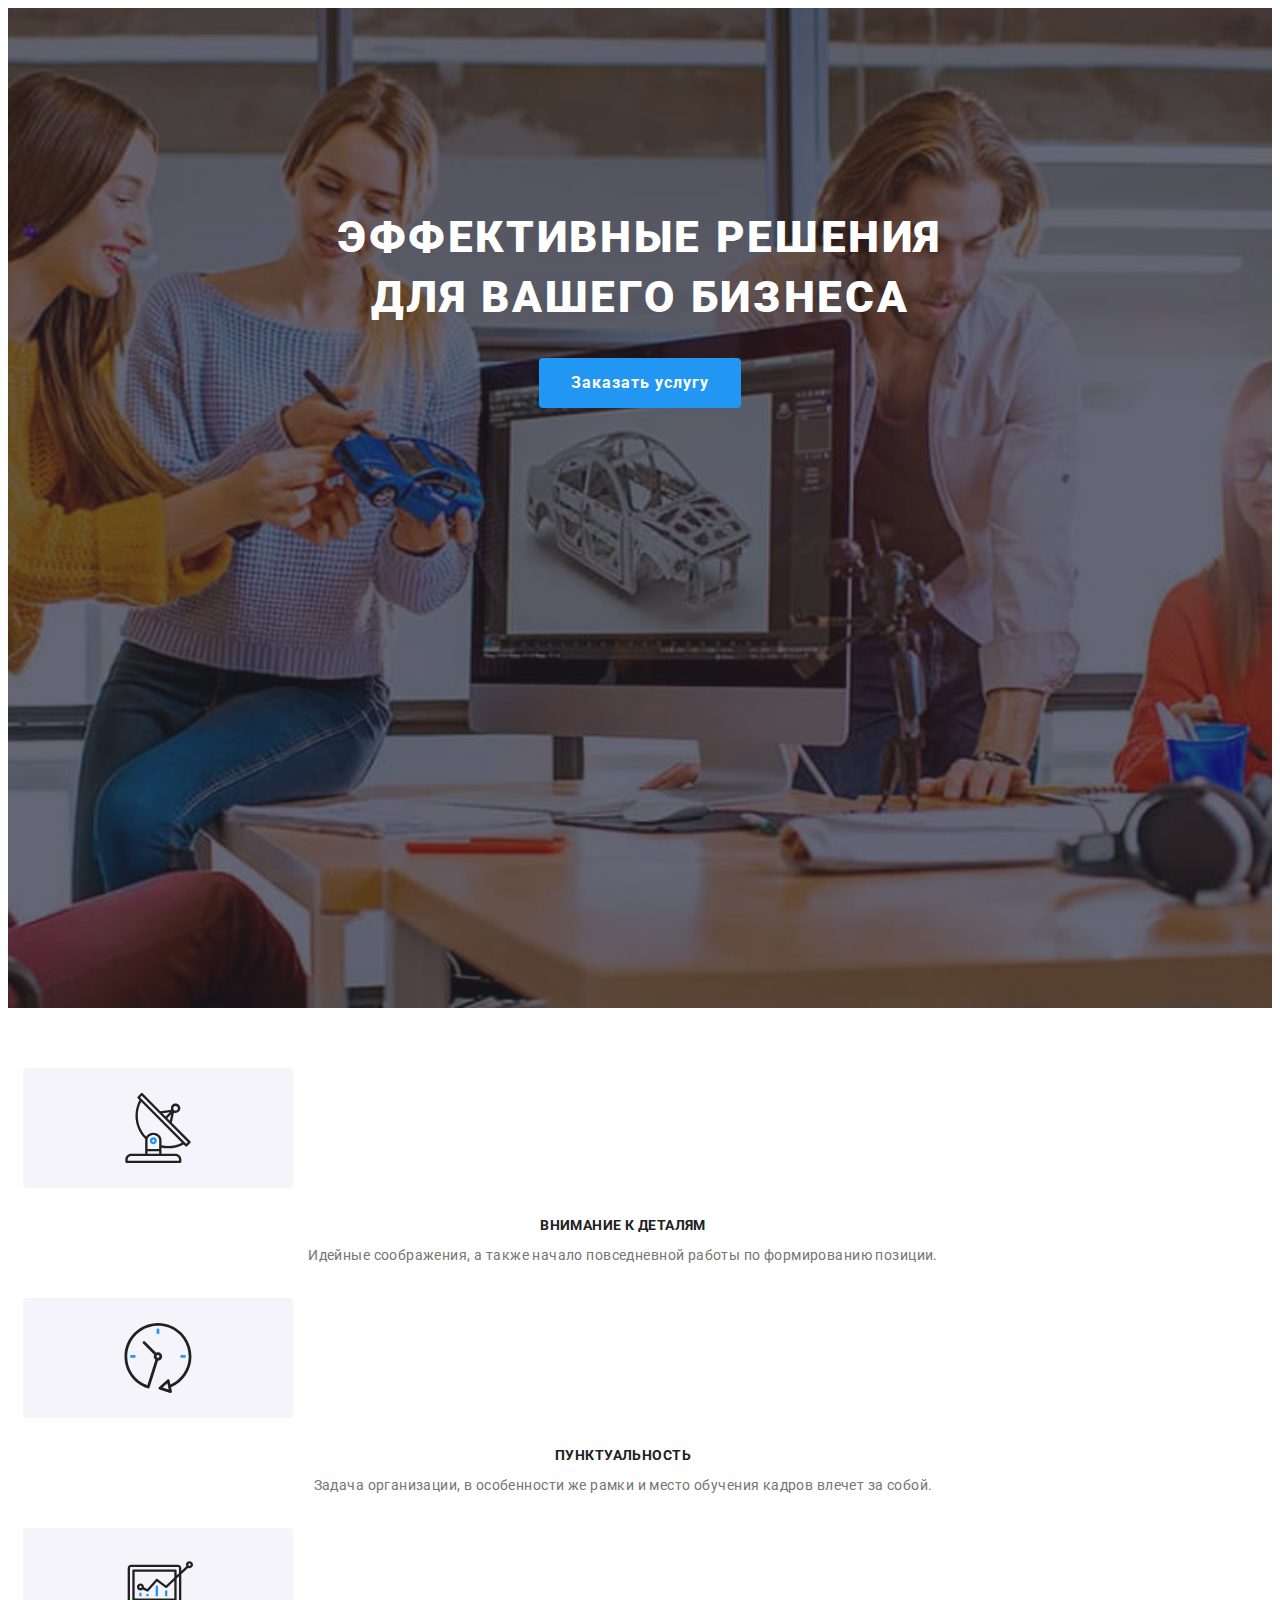
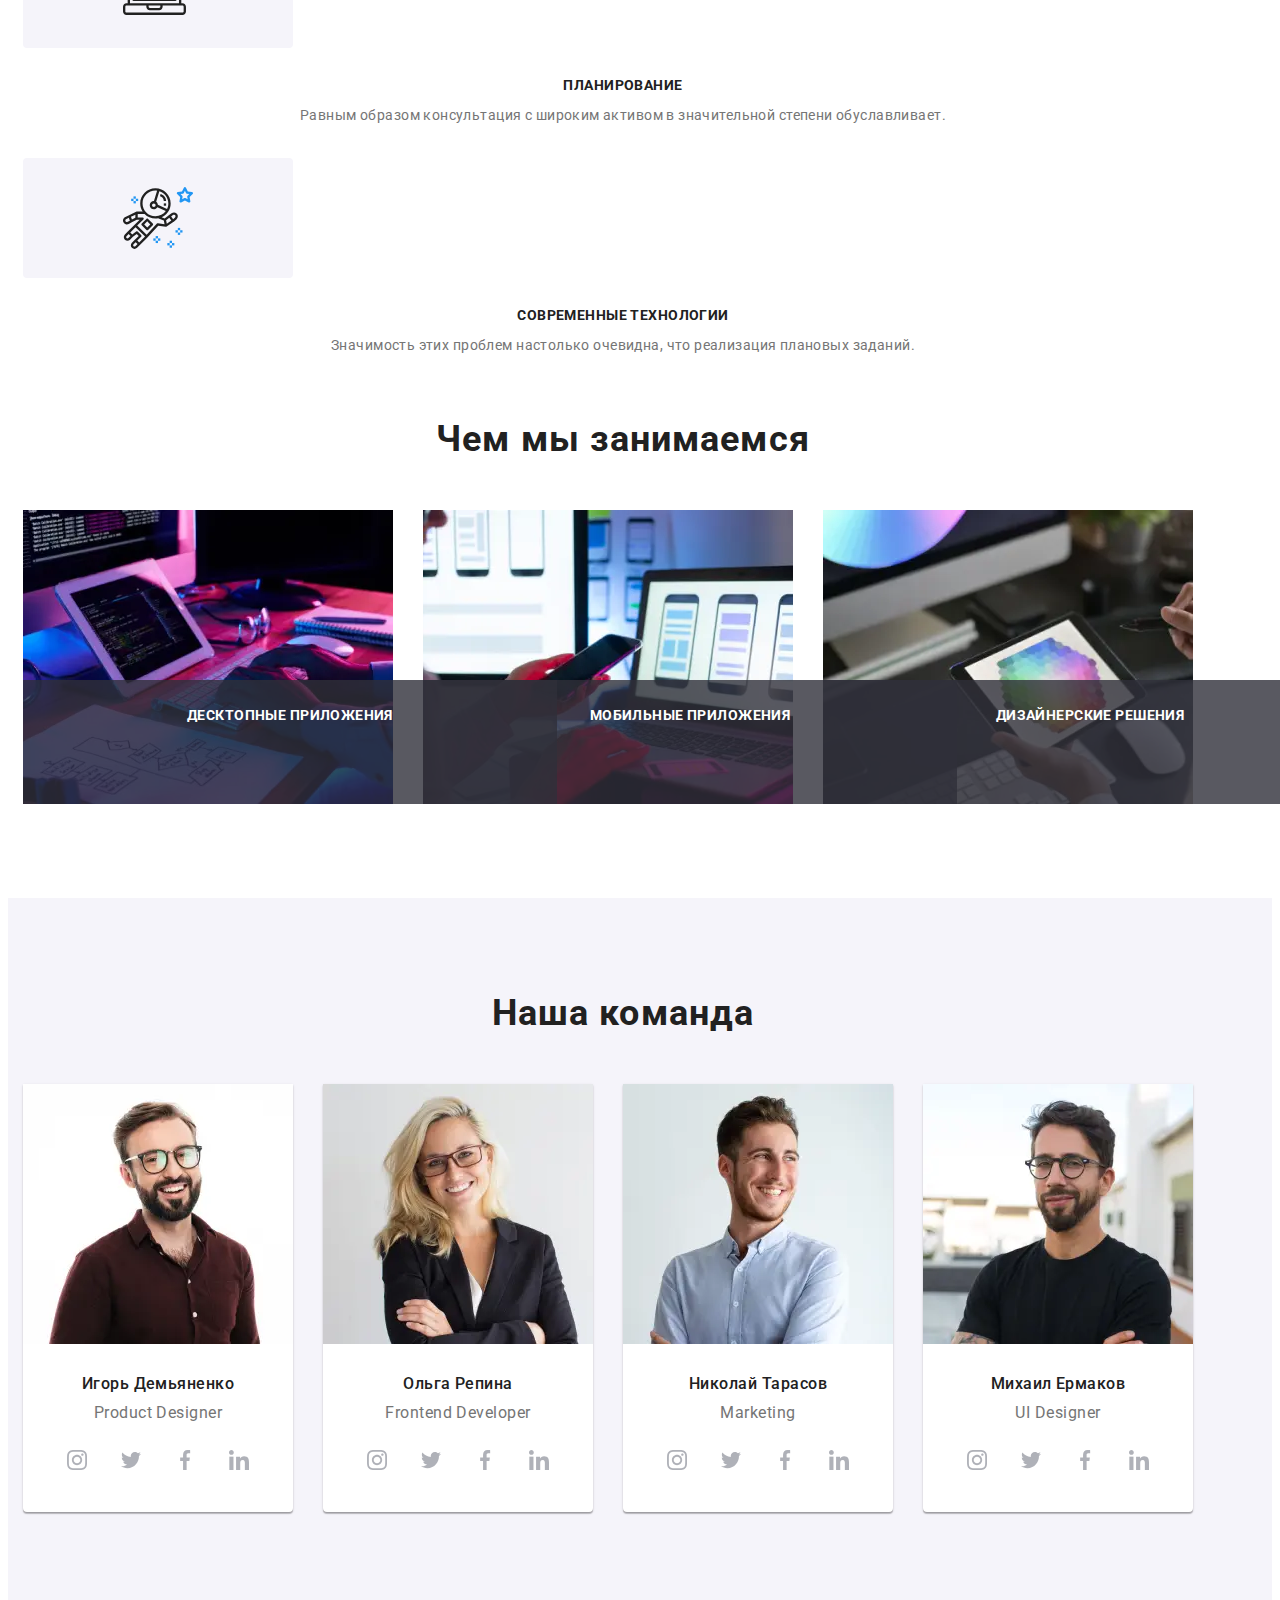
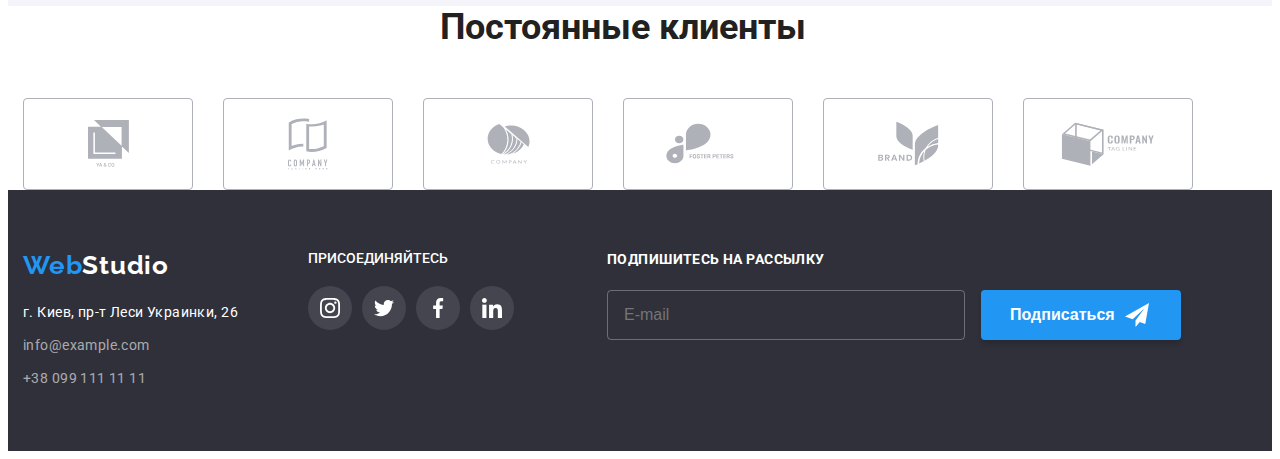
<file: index.html>
<!DOCTYPE html>
<html lang="ru">
  <head>
    <meta charset="UTF-8" />
    <meta http-equiv="X-UA-Compatible" content="IE=edge" />
    <meta name="viewport" content="width=device-width, initial-scale=1.0" />
    <title>WebStudio</title>
    <link rel="preconnect" href="https://fonts.gstatic.com" />
    <link
      href="https://fonts.googleapis.com/css2?family=Raleway:wght@700&family=Roboto:wght@400;500;700;900&display=swap"
      rel="stylesheet"
    />
    <link
      rel="stylesheet"
      href="https://cdnjs.cloudflare.com/ajax/libs/modern-normalize/1.1.0/modern-normalize.min.css"
      integrity="sha512-wpPYUAdjBVSE4KJnH1VR1HeZfpl1ub8YT/NKx4PuQ5NmX2tKuGu6U/JRp5y+Y8XG2tV+wKQpNHVUX03MfMFn9Q=="
      crossorigin="anonymous"
      referrerpolicy="no-referrer"
    />
    <link
      rel="stylesheet"
      href="https://cdnjs.cloudflare.com/ajax/libs/animate.css/4.1.1/animate.min.css"
    />
    <link rel="stylesheet" href="./css/main.min.css" />
  </head>
  <body>
    <!--HEADER-->
    <!--  <header class="header">
      <div class="container header-container">
        <nav class="navigation">
          <a href="./" class="logo header__logo animate__pulse">
            <span class="header-web">Web</span>Studio</a
          >
          <ul class="menu">
            <li class="menu__item">
              <a href="index.html" class="menu__link current">Студия </a>
            </li>
            <li class="menu__item">
              <a href="./portfolio.html" class="menu__link">Портфолио</a>
            </li>
            <li class="menu__item">
              <a href="#address" class="menu__link">Контакты</a>
            </li>
          </ul>
        </nav>
        <button class="burger-btn" data-menu-open>
          <svg class="burger-btn__icon">
            <use href="./images/icons.svg#burger-icon"></use>
          </svg>
        </button>
        <ul class="contact-list">
          <li class="contact__email">
            <a class="email" href="mailto:info@devstudio.com">
              <svg class="contact__email-icon" width="16" height="12">
                <use href="./images/sprite.svg#icon-envelope"></use>
              </svg>
              info@devstudio.com
            </a>
          </li>
          <li class="contact__tel">
            <a class="tel" href="tel:+380961111111">
              <svg class="contact__tel-icon" width="10" height="16">
                <use href="./images/sprite.svg#icon-smartphone"></use>
              </svg>
              +38 096 111 11 11</a
            >
          </li>
        </ul>
      </div>
      <div class="mobile-menu" data-menu>
        <div class="container mobile-menu_container">
          <button class="close-btn mobile-menu__close-btn" data-menu-close>
            <svg class="close-btn__icon">
              <use href="./images/sprite.svg#icon-vector"></use>
            </svg>
          </button>
          <ul class="nav-list">
            <li class="nav-list__item">
              <a href="" class="nav-list__link">Студия</a>
            </li>
            <li class="nav-list__item">
              <a href="" class="nav-list__link">Портфолио</a>
            </li>
            <li class="nav-list__item">
              <a href="" class="nav-list__link">Контакты</a>
            </li>
          </ul>
        </div>
      </div>
    </header> -->
    <!--MAIN-->
    <main>
      <section class="hero">
        <div class="container-hero">
          <h1 class="hero-title">
            Эффективные решения <br />
            для вашего бизнеса
          </h1>
          <button type="button" class="hero-button" data-modal-open>
            Заказать услугу
          </button>
        </div>
      </section>

      <!--FEATURES-->
      <section class="section__features">
        <div class="container">
          <h2 hidden class="section-title">Особенности нашей работы</h2>
          <ul class="nature">
            <li class="section__nature">
              <div class="icon__wrapper">
                <svg class="features-icon" width="70" height="70">
                  <use href="./images/sprite.svg#icon-antenna"></use>
                </svg>
              </div>
              <h3 class="features__item">Внимание к деталям</h3>
              <p class="features__text">
                Идейные соображения, а также начало повседневной работы по
                формированию позиции.
              </p>
            </li>
            <li class="section__nature">
              <div class="icon__wrapper">
                <svg class="features-icon" width="70" height="70">
                  <use href="./images/sprite.svg#icon-cloc-1"></use>
                </svg>
              </div>
              <h3 class="features__item">Пунктуальность</h3>
              <p class="features__text">
                Задача организации, в особенности же рамки и место обучения
                кадров влечет за собой.
              </p>
            </li>
            <li class="section__nature">
              <div class="icon__wrapper">
                <svg class="features-icon" width="70" height="70">
                  <use href="./images/sprite.svg#icon-diagram-1"></use>
                </svg>
              </div>
              <h3 class="features__item">Планирование</h3>
              <p class="features__text">
                Равным образом консультация с широким активом в значительной
                степени обуславливает.
              </p>
            </li>
            <li class="section__nature">
              <div class="icon__wrapper">
                <svg class="features-icon" width="70" height="70">
                  <use href="./images/sprite.svg#icon-astronaut"></use>
                </svg>
              </div>
              <h3 class="features__item">Современные технологии</h3>
              <p class="features__text">
                Значимость этих проблем настолько очевидна, что реализация
                плановых заданий.
              </p>
            </li>
          </ul>
        </div>
      </section>
      <!--OUR WORKS-->
      <section class="section-works">
        <div class="container">
          <h2 class="section__title">Чем мы занимаемся</h2>
          <ul class="our-works">
            <li class="our-works__items">
              <picture>
                <source
                  media="(min-width :1200px)"
                  srcset="
                    ./images/desktop/box.webp    1x,
                    ./images/desktop/box@2x.webp 2x
                  "
                  type="image/webp"
                />
                <source
                  media="(min-width :1200px)"
                  srcset="
                    ./images/desktop/box1.jpg   1x,
                    ./images/desktop/box@2x.jpg 2x
                  "
                />
                <img src="#" alt="Фото гаджетов" />
              </picture>

              <div class="works__item">
                <p class="works__text">Десктопные приложения</p>
              </div>
            </li>

            <li class="our-works__items">
              <picture>
                <source
                  media="(min-width :1200px)"
                  srcset="
                    ./images/desktop/box2.webp    1x,
                    ./images/desktop/box2@2x.webp 2x
                  "
                  type="image/webp"
                />
                <source
                  media="(min-width :1200px)"
                  srcset="
                    ./images/desktop/box2.jpg    1x,
                    ./images/desktop/box2@2x.jpg 2x
                  "
                />
                <img src="#" alt="Фото гаджетов" />
              </picture>

              <div class="works__item">
                <p class="works__text">Мобильные приложения</p>
              </div>
            </li>

            <li class="our-works__items">
              <picture>
                <source
                  media="(min-width :1200px)"
                  srcset="
                    ./images/desktop/box3.webp    1x,
                    ./images/desktop/box3@2x.webp 2x
                  "
                  type="image/webp"
                />
                <source
                  media="(min-width :1200px)"
                  srcset="
                    ./images/desktop/box3.jpg    1x,
                    ./images/desktop/box3@2x.jpg 2x
                  "
                />
                <img src="#" alt="Фото гаджетов" />
              </picture>

              <div class="works__item">
                <p class="works__text">Дизайнерские решения</p>
              </div>
            </li>
          </ul>
        </div>
      </section>

      <!--OUR TEAM-->
      <section class="section-team section">
        <div class="container">
          <h2 class="section-title">Наша команда</h2>
          <ul class="members">
            <li class="members-item">
              <picture>
                <source
                  media="(min-width: 1200px)"
                  srcset="
                    ./images/desktop/img.webp    1x,
                    ./images/desktop/img@2x.webp 2x
                  "
                  type="image/webp"
                />
                <source
                  media="(min-width: 1200px)"
                  srcset="
                    ./images/desktop/img.jpg    1x,
                    ./images/desktop/img@2x.jpg 2x
                  "
                />
                <source
                  media="(min-width: 768px)"
                  srcset="
                    ./images/tablet/img.webp    1x,
                    ./images/tablet/img@2x.webp 2x
                  "
                  type="image/webp"
                />
                <source
                  media="(min-width: 768px)"
                  srcset="
                    ./images/tablet/img.jpg    1x,
                    ./images/tablet/img@2x.jpg 2x
                  "
                />
                <source
                  media="(min-width: 480px)"
                  srcset="
                    ./images/mobile/img.webp    1x,
                    ./images/mobile/img@2x.webp 2x
                  "
                  type="image/webp"
                />
                <source
                  media="(min-width: 480px)"
                  srcset="
                    ./images/mobile/img.jpg    1x,
                    ./images/mobile/img@2x.jpg 2x
                  "
                />
                <img src="./images/mobile/img.jpg" alt="Фото мужчины" />
              </picture>

              <div class="team-list">
                <h3 class="team-members">Игорь Демьяненко</h3>
                <p class="team-post">Product Designer</p>
                <ul class="social-list list">
                  <li class="social-list-item">
                    <a href="" class="social-list-link">
                      <svg class="social-list-icon" width="20" height="20">
                        <use href="./images/sprite.svg#icon-instagram"></use>
                      </svg>
                    </a>
                  </li>
                  <li class="social-list-item">
                    <a href="" class="social-list-link">
                      <svg class="social-list-icon" width="20" height="20">
                        <use href="./images/sprite.svg#icon-twitter"></use>
                      </svg>
                    </a>
                  </li>
                  <li class="social-list-item">
                    <a href="" class="social-list-link">
                      <svg class="social-list-icon" width="20" height="20">
                        <use href="./images/sprite.svg#icon-facebook"></use>
                      </svg>
                    </a>
                  </li>
                  <li class="social-list-item">
                    <a href="" class="social-list-link">
                      <svg class="social-list-icon" width="20" height="20">
                        <use href="./images/sprite.svg#icon-linkedin"></use>
                      </svg>
                    </a>
                  </li>
                </ul>
              </div>
            </li>
            <li class="members-item">
              <picture>
                <source
                  media="(min-width: 1200px)"
                  srcset="
                    ./images/desktop/img1.webp    1x,
                    ./images/desktop/img1@2x.webp 2x
                  "
                  type="image/webp"
                />
                <source
                  media="(min-width: 1200px)"
                  srcset="
                    ./images/desktop/img1.jpg    1x,
                    ./images/desktop/img1@2x.jpg 2x
                  "
                />
                <source
                  media="(min-width: 768px)"
                  srcset="
                    ./images/tablet/img1.webp    1x,
                    ./images/tablet/img1@2x.webp 2x
                  "
                  type="image/webp"
                />

                <source
                  media="(min-width: 768px)"
                  srcset="
                    ./images/tablet/img1.jpg    1x,
                    ./images/tablet/img1@2x.jpg 2x
                  "
                />

                <source
                  media="(min-width: 480px)"
                  srcset="
                    ./images/mobile/img1.webp 1x,
                    ./images/mobile/img1.webp 2x
                  "
                  type="image/webp"
                />
                <source
                  media="(min-width: 480px)"
                  srcset="
                    ./images/mobile/img1.jpg    1x,
                    ./images/mobile/img1@2x.jpg 2x
                  "
                />

                <img src="./images/mobile/img1.jpg" alt="Фото женщины" />
              </picture>

              <div class="team-list">
                <h3 class="team-members">Ольга Репина</h3>
                <p class="team-post">Frontend Developer</p>
                <ul class="social-list list">
                  <li class="social-list-item">
                    <a href="" class="social-list-link">
                      <svg class="social-list-icon" width="20" height="20">
                        <use href="./images/sprite.svg#icon-instagram"></use>
                      </svg>
                    </a>
                  </li>
                  <li class="social-list-item">
                    <a href="" class="social-list-link">
                      <svg class="social-list-icon" width="20" height="20">
                        <use href="./images/sprite.svg#icon-twitter"></use>
                      </svg>
                    </a>
                  </li>
                  <li class="social-list-item">
                    <a href="" class="social-list-link">
                      <svg class="social-list-icon" width="20" height="20">
                        <use href="./images/sprite.svg#icon-facebook"></use>
                      </svg>
                    </a>
                  </li>
                  <li class="social-list-item">
                    <a href="" class="social-list-link">
                      <svg class="social-list-icon" width="20" height="20">
                        <use href="./images/sprite.svg#icon-linkedin"></use>
                      </svg>
                    </a>
                  </li>
                </ul>
              </div>
            </li>
            <li class="members-item">
              <picture>
                <source
                  media="(min-width: 1200px)"
                  srcset="
                    ./images/desktop/img2.webp    1x,
                    ./images/desktop/img2@2x.webp 2x
                  "
                  type="image/webp"
                />
                <source
                  media="(min-width: 1200px)"
                  srcset="
                    ./images/desktop/img2.jpg    1x,
                    ./images/desktop/img2@2x.jpg 2x
                  "
                />
                <source
                  media="(min-width: 768px)"
                  srcset="
                    ./images/tablet/img2.webp    1x,
                    ./images/tablet/img2@2x.webp 2x
                  "
                  type="image/webp"
                />

                <source
                  media="(min-width: 768px)"
                  srcset="
                    ./images/tablet/img2.jpg    1x,
                    ./images/tablet/img2@2x.jpg 2x
                  "
                />

                <source
                  media="(min-width: 480px)"
                  srcset="
                    ./images/mobile/img2.webp 1x,
                    ./images/mobile/img2.webp 2x
                  "
                  type="image/webp"
                />
                <source
                  media="(min-width: 480px)"
                  srcset="
                    ./images/mobile/img2.jpg    1x,
                    ./images/mobile/img2@2x.jpg 2x
                  "
                />

                <img src="./images/mobile/img2.jpg" alt="Фото мужчины" />
              </picture>

              <div class="team-list">
                <h3 class="team-members">Николай Тарасов</h3>
                <p class="team-post">Marketing</p>
                <ul class="social-list list">
                  <li class="social-list-item">
                    <a href="" class="social-list-link">
                      <svg class="social-list-icon" width="20" height="20">
                        <use href="./images/sprite.svg#icon-instagram"></use>
                      </svg>
                    </a>
                  </li>
                  <li class="social-list-item">
                    <a href="" class="social-list-link">
                      <svg class="social-list-icon" width="20" height="20">
                        <use href="./images/sprite.svg#icon-twitter"></use>
                      </svg>
                    </a>
                  </li>
                  <li class="social-list-item">
                    <a href="" class="social-list-link">
                      <svg class="social-list-icon" width="20" height="20">
                        <use href="./images/sprite.svg#icon-facebook"></use>
                      </svg>
                    </a>
                  </li>
                  <li class="social-list-item">
                    <a href="" class="social-list-link">
                      <svg class="social-list-icon" width="20" height="20">
                        <use href="./images/sprite.svg#icon-linkedin"></use>
                      </svg>
                    </a>
                  </li>
                </ul>
              </div>
            </li>
            <li class="members-item">
              <picture>
                <source
                  media="(min-width: 1200px)"
                  srcset="
                    ./images/desktop/img3.webp    1x,
                    ./images/desktop/img3@2x.webp 2x
                  "
                  type="image/webp"
                />
                <source
                  media="(min-width: 1200px)"
                  srcset="
                    ./images/desktop/img3.jpg    1x,
                    ./images/desktop/img3@2x.jpg 2x
                  "
                />
                <source
                  media="(min-width: 768px)"
                  srcset="
                    ./images/tablet/img3.webp    1x,
                    ./images/tablet/img3@2x.webp 2x
                  "
                  type="image/webp"
                />

                <source
                  media="(min-width: 768px)"
                  srcset="
                    ./images/tablet/img3.jpg    1x,
                    ./images/tablet/img3@2x.jpg 2x
                  "
                />

                <source
                  media="(min-width: 480px)"
                  srcset="
                    ./images/mobile/img3.webp 1x,
                    ./images/mobile/img3.webp 2x
                  "
                  type="image/webp"
                />
                <source
                  media="(min-width: 480px)"
                  srcset="
                    ./images/mobile/img3.jpg    1x,
                    ./images/mobile/img3@2x.jpg 2x
                  "
                />
                <img src="./images/mobile/img3.jpg" alt="Фото мужчины" />
              </picture>

              <div class="team-list">
                <h3 class="team-members">Михаил Ермаков</h3>
                <p class="team-post">UI Designer</p>
                <ul class="social-list list">
                  <li class="social-list-item">
                    <a href="" class="social-list-link">
                      <svg class="social-list-icon" width="20px" height="20px">
                        <use href="./images/sprite.svg#icon-instagram"></use>
                      </svg>
                    </a>
                  </li>
                  <li class="social-list-item">
                    <a href="" class="social-list-link">
                      <svg class="social-list-icon" width="20px" height="20px">
                        <use href="./images/sprite.svg#icon-twitter"></use>
                      </svg>
                    </a>
                  </li>
                  <li class="social-list-item">
                    <a href="" class="social-list-link">
                      <svg class="social-list-icon" width="20px" height="20px">
                        <use href="./images/sprite.svg#icon-facebook"></use>
                      </svg>
                    </a>
                  </li>
                  <li class="social-list-item">
                    <a href="" class="social-list-link">
                      <svg class="social-list-icon" width="20px" height="20px">
                        <use href="./images/sprite.svg#icon-linkedin"></use>
                      </svg>
                    </a>
                  </li>
                </ul>
              </div>
            </li>
          </ul>
        </div>
      </section>

      <!--CLIENTS-->
      <section class="section">
        <div class="container">
          <h2 class="regular-clients-title">Постоянные клиенты</h2>
          <ul class="regular-clients-list">
            <li class="clients-list">
              <a class="clients-icon" href="">
                <svg class="client-icon" width="41px" height="47px">
                  <use href="./images/sprite.svg#icon-client-1"></use>
                </svg>
              </a>
            </li>
            <li class="clients-list">
              <a class="clients-icon" href="">
                <svg class="client-icon" width="40px" height="52px">
                  <use href="./images/sprite.svg#icon-client-2"></use>
                </svg>
              </a>
            </li>
            <li class="clients-list">
              <a class="clients-icon" href="">
                <svg class="client-icon" width="43px" height="41px">
                  <use href="./images/sprite.svg#icon-client-3"></use>
                </svg>
              </a>
            </li>
            <li class="clients-list">
              <a class="clients-icon" href="">
                <svg class="client-icon" width="84px" height="41px">
                  <use href="./images/sprite.svg#icon-client-4"></use>
                </svg>
              </a>
            </li>
            <li class="clients-list">
              <a class="clients-icon" href="">
                <svg class="client-icon" width="63px" height="45px">
                  <use href="./images/sprite.svg#icon-client-5"></use>
                </svg>
              </a>
            </li>
            <li class="clients-list">
              <a class="clients-icon" href="">
                <svg class="client-icon" width="94px" height="44px">
                  <use href="./images/sprite.svg#icon-client-6"></use>
                </svg>
              </a>
            </li>
          </ul>
        </div>
      </section>
    </main>
    <!--FOOTER-->
    <footer class="footer">
      <div class="container footer-container">
        <div class="footer-wrapper">
          <div class="footer-adress-wrapper">
            <a href="./" class="footer-logo"
              ><span class="footer-web">Web</span>Studio</a
            >
            <address id="address" class="contact-address">
              г. Киев, пр-т Леси Украинки, 26
            </address>
            <ul class="footer-contacts">
              <li class="footer-contacts-link">info@example.com</li>
              <li class="footer-contacts-link">+38 099 111 11 11</li>
            </ul>
          </div>
          <div class="footer-socials">
            <h2 class="socials-footer-title">присоединяйтесь</h2>
            <ul class="socials-footer-lists">
              <li class="socials-list-item">
                <a class="socials-footer-icons" href="#">
                  <svg class="social-icon-footer" width="20px" height="20px">
                    <use href="./images/sprite.svg#icon-instagram"></use>
                  </svg>
                </a>
              </li>
              <li class="socials-item">
                <a class="socials-footer-icons" href="#">
                  <svg class="social-icon-footer" width="20px" height="20px">
                    <use href="./images/sprite.svg#icon-twitter"></use>
                  </svg>
                </a>
              </li>
              <li class="socials-item">
                <a class="socials-footer-icons" href="#">
                  <svg class="social-icon-footer" width="20px" height="20px">
                    <use href="./images/sprite.svg#icon-facebook"></use>
                  </svg>
                </a>
              </li>
              <li class="socials-item">
                <a class="socials-footer-icons" href="#">
                  <svg class="social-icon-footer" width="20px" height="20px">
                    <use href="./images/sprite.svg#icon-linkedin"></use>
                  </svg>
                </a>
              </li>
            </ul>
          </div>
          <div class="footer-subscribe">
            <p class="subscribe-title" id="subscribe-title-id">
              Подпишитесь на рассылку
            </p>
            <form class="subscribe-form" id="subscribe-form-id"></form>
            <input
              type="text"
              name="email"
              class="subscribe-email"
              id="subscribe-email"
              placeholder="E-mail"
              required
            />
            <button class="subscribe-btn" type="submit" id="submit-btn-id">
              Подписаться
              <svg
                class="icon-send"
                aria-hidden="true"
                width="24px"
                height="24px"
              >
                <use href="./images/icons.svg#icon-icon-send"></use>
              </svg>
            </button>
          </div>
        </div>
      </div>
    </footer>

    <div class="backdrop is-hidden" data-modal>
      <div class="modal">
        <button type="button" class="close-btn" data-modal-close>
          <svg width="11" height="11">
            <use href="./images/sprite.svg#icon-vector"></use>
          </svg>
        </button>
        <!--FORM-->
        <form action="#" class="modal-form">
          <p class="modal-form-head">Оставьте свои данные, мы вам перезвоним</p>

          <div class="modal-form-wrapper">
            <label class="modal-form-field"> Имя</label>
            <div class="modal-icon-box">
              <input
                type="text"
                class="modal-form-input"
                name="user-name"
                minlength="2"
                pattern="[a-zA-Zа-яёА-ЯЁ]+"
                title="Имя должно содержать символы кирилицы или латиницы"
                required
              />
              <svg class="modal-form-icon" width="18" height="18">
                <use href="./images/icons.svg#icon-person-black"></use>
              </svg>
            </div>
          </div>
          <div class="modal-form-wrapper">
            <label class="modal-form-field"> Телефон</label>
            <div class="modal-icon-box">
              <input
                type="tel"
                class="modal-form-input"
                name="user-phone"
                pattern="[0-9]{3}-[0-9]{3}-[0-9]{2}-[0-9]{2}"
                title="096-000-00-00"
                required
              />
              <svg class="modal-form-icon" width="18" height="18">
                <use href="./images/icons.svg#icon-phone-black"></use>
              </svg>
            </div>
          </div>
          <div class="modal-form-wrapper">
            <label class="modal-form-field"> Почта</label>
            <div class="modal-icon-box">
              <input
                type="email"
                class="modal-form-input"
                name="user-email"
                required
              />
              <svg class="modal-form-icon" width="18" height="18">
                <use href="./images/icons.svg#icon-email-black"></use>
              </svg>
            </div>
          </div>
          <label class="modal-form-field"> Комментарий</label>
          <textarea
            name="user-message"
            class="modal-form-message"
            placeholder="Введите текст"
          ></textarea>

          <input
            type="checkbox"
            name="agreement"
            class="modal-form-checkbox visually-hidden"
            id="accept-policy"
          />
          <label for="accept-policy" class="modal-form-checkbox-label"
            >Соглашаюсь с рассылкой и принимаю&nbsp;
            <a href="#" class="modal-form-label-link"> Условия договора</a>
          </label>
          <button type="submit" class="modal-btn">Отправить</button>
        </form>
      </div>
    </div>

    <script src="./js/modal.js"></script>
    <script src="./js/menu.js"></script>
  </body>
</html>
</file>
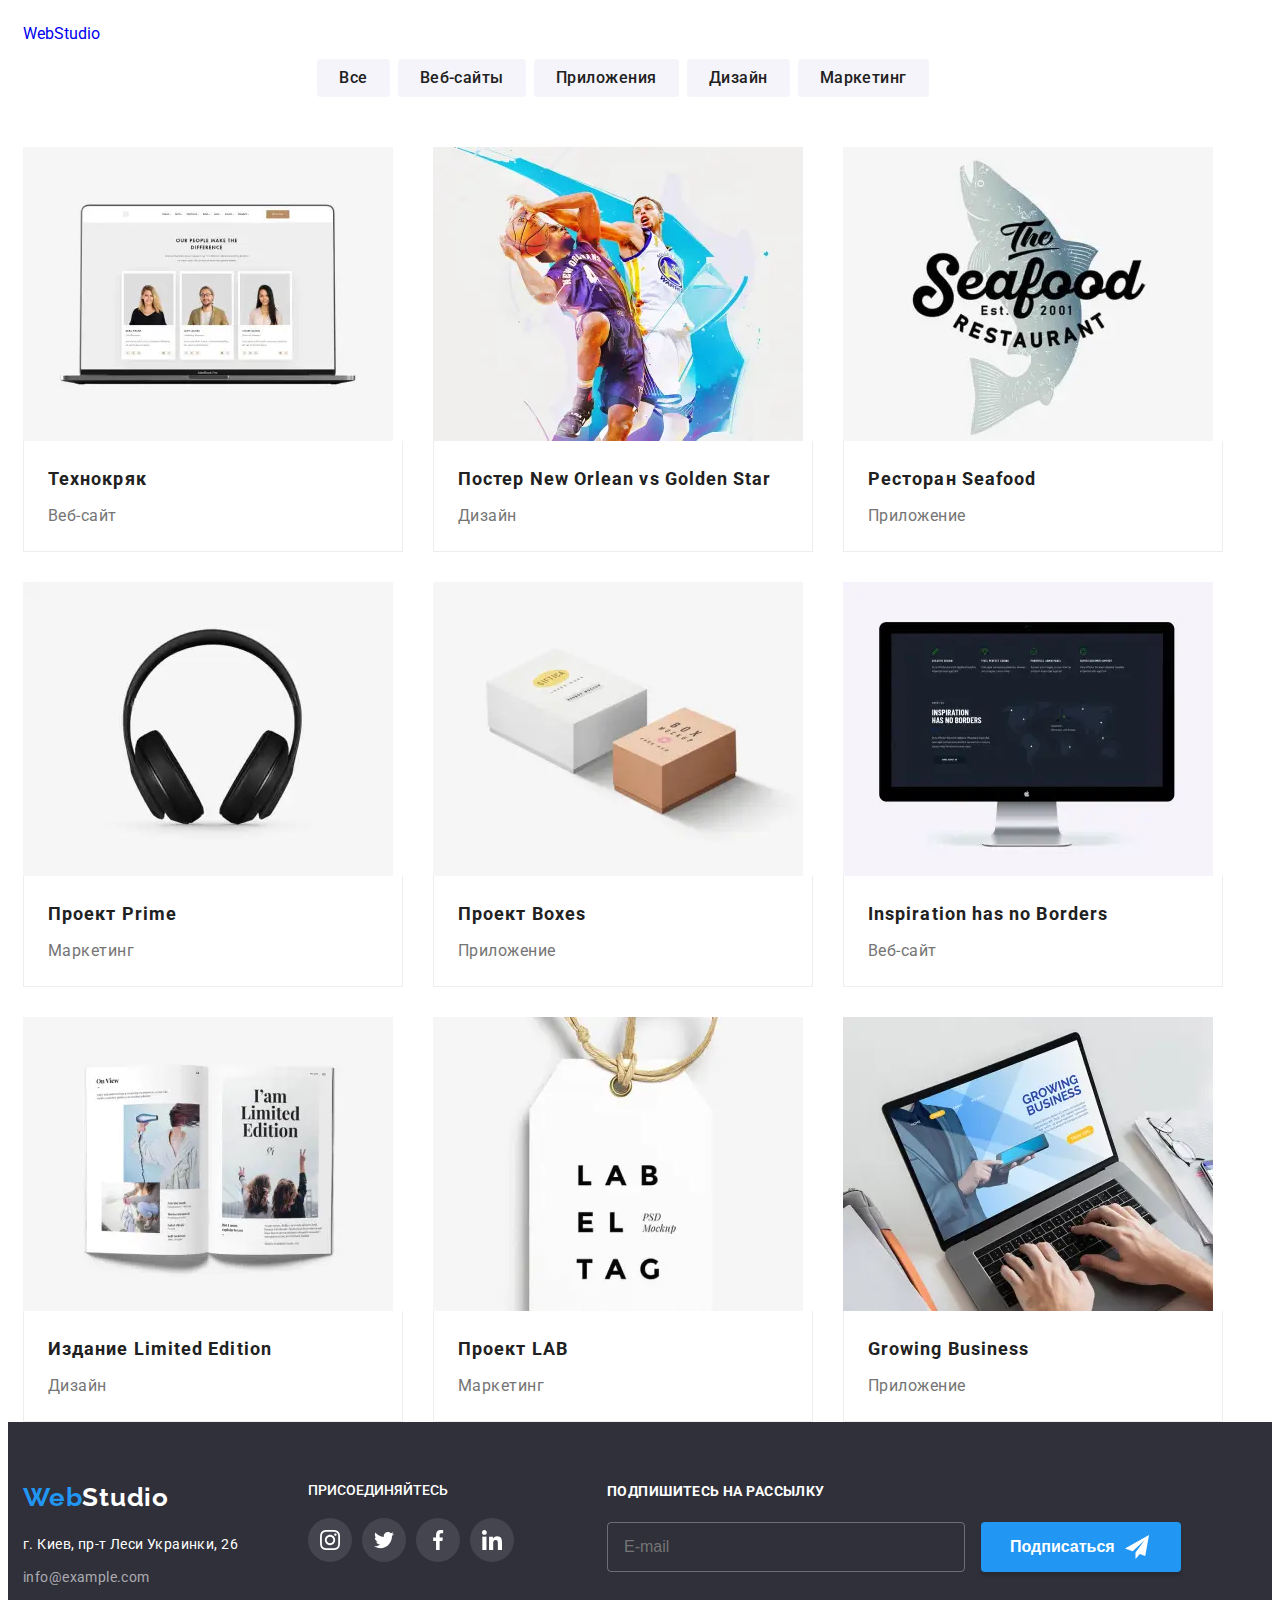
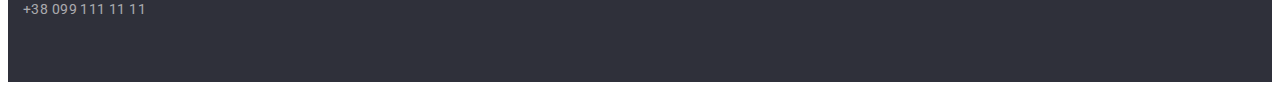
<file: portfolio.html>
<!DOCTYPE html>
<html lang="ru">
  <head>
    <meta charset="UTF-8" />
    <meta http-equiv="X-UA-Compatible" content="IE=edge" />
    <meta name="viewport" content="width=device-width, initial-scale=1.0" />
    <title>WebStudio</title>
    <link rel="preconnect" href="https://fonts.gstatic.com" />
    <link
      href="https://fonts.googleapis.com/css2?family=Raleway:wght@700&family=Roboto:wght@400;500;700;900&display=swap"
      rel="stylesheet"
    />
    <link
      rel="stylesheet"
      href="https://cdnjs.cloudflare.com/ajax/libs/modern-normalize/1.1.0/modern-normalize.min.css"
      integrity="sha512-wpPYUAdjBVSE4KJnH1VR1HeZfpl1ub8YT/NKx4PuQ5NmX2tKuGu6U/JRp5y+Y8XG2tV+wKQpNHVUX03MfMFn9Q=="
      crossorigin="anonymous"
      referrerpolicy="no-referrer"
    />
    <link
      rel="stylesheet"
      href="https://cdnjs.cloudflare.com/ajax/libs/animate.css/4.1.1/animate.min.css"
    />
    <link rel="stylesheet" href="./css/main.min.css" />
  </head>
  <body>
    <!--HEADER-->
    <header class="header">
      <div class="container header-container">
        <nav class="navigation">
          <a href="./" class="logo header__logo animate__pulse">
            <span class="header-web">Web</span>Studio</a
          >
          <ul class="menu">
            <li class="menu__item">
              <a href="index.html" class="menu__link">Студия </a>
            </li>
            <li class="menu__item">
              <a href="./portfolio.html" class="menu__link current"
                >Портфолио</a
              >
            </li>
            <li class="menu__item">
              <a href="#address" class="menu__link">Контакты</a>
            </li>
          </ul>
        </nav>
        <ul class="contact-list">
          <li class="contact__email">
            <a class="email" href="mailto:info@devstudio.com">
              <svg class="contact__email-icon" width="16" height="12">
                <use href="./images/sprite.svg#icon-envelope"></use>
              </svg>
              info@devstudio.com
            </a>
          </li>
          <li class="contact__tel">
            <a class="tel" href="tel:+380961111111">
              <svg class="contact__tel-icon" width="10" height="16">
                <use href="./images/sprite.svg#icon-smartphone"></use>
              </svg>
              +38 096 111 11 11</a
            >
          </li>
        </ul>
      </div>
    </header>
    <!-- MAIN -->
    <main class="all-portfolio">
      <section class="main-portfolio section">
        <div class="container">
          <h1 hidden>Портфолио</h1>
          <ul class="menu-btn">
            <li class="list-btn">
              <button type="button" class="portfolio">Все</button>
            </li>
            <li class="list-btn">
              <button type="button" class="portfolio">Веб-сайты</button>
            </li>
            <li class="list-btn">
              <button type="button" class="portfolio">Приложения</button>
            </li>
            <li class="list-btn">
              <button type="button" class="portfolio">Дизайн</button>
            </li>
            <li class="list-btn">
              <button type="button" class="portfolio">Маркетинг</button>
            </li>
          </ul>

          <h2 hidden>Наши продукты</h2>

          <ul class="products">
            <li class="product">
              <a class="product-item" href="#">
                <div class="product-box">
                  <picture>
                    <source
                      media="(min-width: 1200px)"
                      srcset="
                        ./images/desktop/portfolio1.webp    1x,
                        ./images/desktop/portfolio1@2x.webp 2x
                      "
                      type="image/webp"
                    />
                    <source
                      media="(min-width: 1200px)"
                      srcset="
                        ./images/desktop/portfolio1.jpg    1x,
                        ./images/desktop/portfolio1@2x.jpg 2x
                      "
                    />
                    <source
                      media="(min-width: 768px)"
                      srcset="
                        ./images/tablet/portfolio1.webp     1x,
                        ./images//tablet/portfolio1@2x.webp 2x
                      "
                      type="image/webp"
                    />
                    <source
                      media="(min-width: 768px)"
                      srcset="
                        ./images/tablet/portfolio1.jpg    1x,
                        ./images/tablet/portfolio1@2x.jpg 2x
                      "
                    />
                    <source
                      media="(min-width: 480px)"
                      srcset="
                        ./images/mobile/portfolio1.webp    1x,
                        ./images/mobile/portfolio1@2x.webp 2x
                      "
                      type="image/webp"
                    />
                    <source
                      media="(min-width: 480px)"
                      srcset="
                        ./images/mobile/portfolio1.jpg    1x,
                        ./images/mobile/portfolio1@2x.jpg 2x
                      "
                    />
                    <img
                      class="product-image"
                      src="./images/mobile/portfolio1.jpg"
                      alt="Картинка с изображением ноутбука"
                    />
                  </picture>

                  <p class="overlay">
                    Технокряк это современная площадка распространения
                    коронавируса. Компании используют эту платформу для
                    цифрового шпионажа и атак на защищённые сервера конкурентов.
                  </p>
                </div>
                <div class="product-list">
                  <h3 class="product-title">Технокряк</h3>
                  <p class="product-name">Веб-сайт</p>
                </div>
              </a>
            </li>
            <li class="product">
              <a class="product-item" href="#">
                <div class="product-box">
                  <picture>
                    <source
                      media="(min-width: 1200px)"
                      srcset="
                        ./images/desktop/portfolio2.webp    1x,
                        ./images/desktop/portfolio2@2x.webp 2x
                      "
                      type="image/webp"
                    />
                    <source
                      media="(min-width: 1200px)"
                      srcset="
                        ./images/desktop/portfolio2.jpg    1x,
                        ./images/desktop/portfolio2@2x.jpg 2x
                      "
                    />
                    <source
                      media="(min-width: 768px)"
                      srcset="
                        ./images/tablet/portfolio2.webp     1x,
                        ./images//tablet/portfolio2@2x.webp 2x
                      "
                      type="image/webp"
                    />
                    <source
                      media="(min-width: 768px)"
                      srcset="
                        ./images/tablet/portfolio2.jpg    1x,
                        ./images/tablet/portfolio2@2x.jpg 2x
                      "
                    />
                    <source
                      media="(min-width: 480px)"
                      srcset="
                        ./images/mobile/portfolio2.webp    1x,
                        ./images/mobile/portfolio2@2x.webp 2x
                      "
                      type="image/webp"
                    />
                    <source
                      media="(min-width: 480px)"
                      srcset="
                        ./images/mobile/portfolio2.jpg    1x,
                        ./images/mobile/portfolio2@2x.jpg 2x
                      "
                    />
                    <img
                      class="product-image"
                      src="./images/mobile/portfolio2.jpg"
                      alt="Постер"
                    />
                  </picture>

                  <p class="overlay">
                    Технокряк это современная площадка распространения
                    коронавируса. Компании используют эту платформу для
                    цифрового шпионажа и атак на защищённые сервера конкурентов.
                  </p>
                </div>
                <div class="product-list">
                  <h3 class="product-title">
                    Постер New Orlean vs Golden Star
                  </h3>
                  <p class="product-name">Дизайн</p>
                </div>
              </a>
            </li>
            <li class="product">
              <a class="product-item" href="#">
                <div class="product-box">
                  <picture>
                    <source
                      media="(min-width: 1200px)"
                      srcset="
                        ./images/desktop/portfolio3.webp    1x,
                        ./images/desktop/portfolio3@2x.webp 2x
                      "
                      type="image/webp"
                    />
                    <source
                      media="(min-width: 1200px)"
                      srcset="
                        ./images/desktop/portfolio3.jpg    1x,
                        ./images/desktop/portfolio3@2x.jpg 2x
                      "
                    />
                    <source
                      media="(min-width: 768px)"
                      srcset="
                        ./images/tablet/portfolio3.webp     1x,
                        ./images//tablet/portfolio3@2x.webp 2x
                      "
                      type="image/webp"
                    />
                    <source
                      media="(min-width: 768px)"
                      srcset="
                        ./images/tablet/portfolio3.jpg    1x,
                        ./images/tablet/portfolio3@2x.jpg 2x
                      "
                    />
                    <source
                      media="(min-width: 480px)"
                      srcset="
                        ./images/mobile/portfolio3.webp    1x,
                        ./images/mobile/portfolio3@2x.webp 2x
                      "
                      type="image/webp"
                    />
                    <source
                      media="(min-width: 480px)"
                      srcset="
                        ./images/mobile/portfolio3.jpg    1x,
                        ./images/mobile/portfolio3@2x.jpg 2x
                      "
                    />

                    <img
                      class="product-image"
                      src="./images/mobile/portfolio3.jpg"
                      alt="Картинка с изображением рыбы"
                    />
                  </picture>

                  <p class="overlay">
                    Технокряк это современная площадка распространения
                    коронавируса. Компании используют эту платформу для
                    цифрового шпионажа и атак на защищённые сервера конкурентов.
                  </p>
                </div>
                <div class="product-list">
                  <h3 class="product-title">Ресторан Seafood</h3>
                  <p class="product-name">Приложение</p>
                </div>
              </a>
            </li>
            <li class="product">
              <a class="product-item" href="#">
                <div class="product-box">
                  <picture>
                    <source
                      media="(min-width: 1200px)"
                      srcset="
                        ./images/desktop/portfolio4.webp    1x,
                        ./images/desktop/portfolio4@2x.webp 2x
                      "
                      type="image/webp"
                    />
                    <source
                      media="(min-width: 1200px)"
                      srcset="
                        ./images/desktop/portfolio4.jpg    1x,
                        ./images/desktop/portfolio4@2x.jpg 2x
                      "
                    />
                    <source
                      media="(min-width: 768px)"
                      srcset="
                        ./images/tablet/portfolio4.webp     1x,
                        ./images//tablet/portfolio4@2x.webp 2x
                      "
                      type="image/webp"
                    />
                    <source
                      media="(min-width: 768px)"
                      srcset="
                        ./images/tablet/portfolio4.jpg    1x,
                        ./images/tablet/portfolio4@2x.jpg 2x
                      "
                    />
                    <source
                      media="(min-width: 480px)"
                      srcset="
                        ./images/mobile/portfolio4.webp    1x,
                        ./images/mobile/portfolio4@2x.webp 2x
                      "
                      type="image/webp"
                    />
                    <source
                      media="(min-width: 480px)"
                      srcset="
                        ./images/mobile/portfolio4.jpg    1x,
                        ./images/mobile/portfolio4@2x.jpg 2x
                      "
                    />

                    <img
                      class="product-image"
                      src="./images/mobile/portfolio4.jpg"
                      alt="Картинка с изображением наушников"
                    />
                  </picture>

                  <p class="overlay">
                    Технокряк это современная площадка распространения
                    коронавируса. Компании используют эту платформу для
                    цифрового шпионажа и атак на защищённые сервера конкурентов.
                  </p>
                </div>
                <div class="product-list">
                  <h3 class="product-title">Проект Prime</h3>
                  <p class="product-name">Маркетинг</p>
                </div>
              </a>
            </li>
            <li class="product">
              <a class="product-item" href="#">
                <div class="product-box">
                  <picture>
                    <source
                      media="(min-width: 1200px)"
                      srcset="
                        ./images/desktop/portfolio5.webp    1x,
                        ./images/desktop/portfolio5@2x.webp 2x
                      "
                      type="image/webp"
                    />
                    <source
                      media="(min-width: 1200px)"
                      srcset="
                        ./images/desktop/portfolio5.jpg    1x,
                        ./images/desktop/portfolio5@2x.jpg 2x
                      "
                    />
                    <source
                      media="(min-width: 768px)"
                      srcset="
                        ./images/tablet/portfolio5.webp     1x,
                        ./images//tablet/portfolio5@2x.webp 2x
                      "
                      type="image/webp"
                    />
                    <source
                      media="(min-width: 768px)"
                      srcset="
                        ./images/tablet/portfolio5.jpg    1x,
                        ./images/tablet/portfolio5@2x.jpg 2x
                      "
                    />
                    <source
                      media="(min-width: 480px)"
                      srcset="
                        ./images/mobile/portfolio5.webp    1x,
                        ./images/mobile/portfolio5@2x.webp 2x
                      "
                      type="image/webp"
                    />
                    <source
                      media="(min-width: 480px)"
                      srcset="
                        ./images/mobile/portfolio5.jpg    1x,
                        ./images/mobile/portfolio5@2x.jpg 2x
                      "
                    />

                    <img
                      class="product-image"
                      src="./images/mobile/portfolio5.jpg"
                      alt="Картинка с изображением картонных коробок"
                    />
                  </picture>

                  <p class="overlay">
                    Технокряк это современная площадка распространения
                    коронавируса. Компании используют эту платформу для
                    цифрового шпионажа и атак на защищённые сервера конкурентов.
                  </p>
                </div>
                <div class="product-list">
                  <h3 class="product-title">Проект Boxes</h3>
                  <p class="product-name">Приложение</p>
                </div>
              </a>
            </li>
            <li class="product">
              <a class="product-item" href="#">
                <div class="product-box">
                  <picture>
                    <source
                      media="(min-width: 1200px)"
                      srcset="
                        ./images/desktop/portfolio6.webp    1x,
                        ./images/desktop/portfolio6@2x.webp 2x
                      "
                      type="image/webp"
                    />
                    <source
                      media="(min-width: 1200px)"
                      srcset="
                        ./images/desktop/portfolio6.jpg    1x,
                        ./images/desktop/portfolio6@2x.jpg 2x
                      "
                    />
                    <source
                      media="(min-width: 768px)"
                      srcset="
                        ./images/tablet/portfolio6.webp     1x,
                        ./images//tablet/portfolio6@2x.webp 2x
                      "
                      type="image/webp"
                    />
                    <source
                      media="(min-width: 768px)"
                      srcset="
                        ./images/tablet/portfolio6.jpg    1x,
                        ./images/tablet/portfolio6@2x.jpg 2x
                      "
                    />
                    <source
                      media="(min-width: 480px)"
                      srcset="
                        ./images/mobile/portfolio6.webp    1x,
                        ./images/mobile/portfolio6@2x.webp 2x
                      "
                      type="image/webp"
                    />
                    <source
                      media="(min-width: 480px)"
                      srcset="
                        ./images/mobile/portfolio6.jpg    1x,
                        ./images/mobile/portfolio6@2x.jpg 2x
                      "
                    />

                    <img
                      class="product-image"
                      src="./images/mobile/portfolio6.jpg"
                      alt="Картинка с изображением монитора"
                    />
                  </picture>

                  <p class="overlay">
                    Технокряк это современная площадка распространения
                    коронавируса. Компании используют эту платформу для
                    цифрового шпионажа и атак на защищённые сервера конкурентов.
                  </p>
                </div>
                <div class="product-list">
                  <h3 class="product-title">Inspiration has no Borders</h3>
                  <p class="product-name">Веб-сайт</p>
                </div>
              </a>
            </li>
            <li class="product">
              <a class="product-item" href="#">
                <div class="product-box">
                  <picture>
                    <source
                      media="(min-width: 1200px)"
                      srcset="
                        ./images/desktop/portfolio7.webp    1x,
                        ./images/desktop/portfolio7@2x.webp 2x
                      "
                      type="image/webp"
                    />
                    <source
                      media="(min-width: 1200px)"
                      srcset="
                        ./images/desktop/portfolio7.jpg    1x,
                        ./images/desktop/portfolio7@2x.jpg 2x
                      "
                    />
                    <source
                      media="(min-width: 768px)"
                      srcset="
                        ./images/tablet/portfolio7.webp     1x,
                        ./images//tablet/portfolio7@2x.webp 2x
                      "
                      type="image/webp"
                    />
                    <source
                      media="(min-width: 768px)"
                      srcset="
                        ./images/tablet/portfolio7.jpg    1x,
                        ./images/tablet/portfolio7@2x.jpg 2x
                      "
                    />
                    <source
                      media="(min-width: 480px)"
                      srcset="
                        ./images/mobile/portfolio7.webp    1x,
                        ./images/mobile/portfolio7@2x.webp 2x
                      "
                      type="image/webp"
                    />
                    <source
                      media="(min-width: 480px)"
                      srcset="
                        ./images/mobile/portfolio7.jpg    1x,
                        ./images/mobile/portfolio7@2x.jpg 2x
                      "
                    />

                    <img
                      class="product-image"
                      src="./images/mobile/portfolio7.jpg"
                      alt="Картинка с изображением книги"
                    />
                  </picture>

                  <p class="overlay">
                    Технокряк это современная площадка распространения
                    коронавируса. Компании используют эту платформу для
                    цифрового шпионажа и атак на защищённые сервера конкурентов.
                  </p>
                </div>
                <div class="product-list">
                  <h3 class="product-title">Издание Limited Edition</h3>
                  <p class="product-name">Дизайн</p>
                </div>
              </a>
            </li>

            <li class="product">
              <a class="product-item" href="#">
                <div class="product-box">
                  <picture>
                    <source
                      media="(min-width: 1200px)"
                      srcset="
                        ./images/desktop/portfolio8.webp    1x,
                        ./images/desktop/portfolio8@2x.webp 2x
                      "
                      type="image/webp"
                    />
                    <source
                      media="(min-width: 1200px)"
                      srcset="
                        ./images/desktop/portfolio8.jpg    1x,
                        ./images/desktop/portfolio8@2x.jpg 2x
                      "
                    />
                    <source
                      media="(min-width: 768px)"
                      srcset="
                        ./images/tablet/portfolio8.webp     1x,
                        ./images//tablet/portfolio8@2x.webp 2x
                      "
                      type="image/webp"
                    />
                    <source
                      media="(min-width: 768px)"
                      srcset="
                        ./images/tablet/portfolio8.jpg    1x,
                        ./images/tablet/portfolio8@2x.jpg 2x
                      "
                    />
                    <source
                      media="(min-width: 480px)"
                      srcset="
                        ./images/mobile/portfolio8.webp    1x,
                        ./images/mobile/portfolio8@2x.webp 2x
                      "
                      type="image/webp"
                    />
                    <source
                      media="(min-width: 480px)"
                      srcset="
                        ./images/mobile/portfolio8.jpg    1x,
                        ./images/mobile/portfolio8@2x.jpg 2x
                      "
                    />

                    <img
                      class="product-image"
                      src="./images/mobile/portfolio8.jpg"
                      alt="Картинка с изображением ценника"
                    />
                  </picture>

                  <p class="overlay">
                    Технокряк это современная площадка распространения
                    коронавируса. Компании используют эту платформу для
                    цифрового шпионажа и атак на защищённые сервера конкурентов.
                  </p>
                </div>
                <div class="product-list">
                  <h3 class="product-title">Проект LAB</h3>
                  <p class="product-name">Маркетинг</p>
                </div>
              </a>
            </li>

            <li class="product">
              <a class="product-item" href="#">
                <div class="product-box">
                  <picture>
                    <source
                      media="(min-width: 1200px)"
                      srcset="
                        ./images/desktop/portfolio9.webp    1x,
                        ./images/desktop/portfolio9@2x.webp 2x
                      "
                      type="image/webp"
                    />
                    <source
                      media="(min-width: 1200px)"
                      srcset="
                        ./images/desktop/portfolio9.jpg    1x,
                        ./images/desktop/portfolio9@2x.jpg 2x
                      "
                    />
                    <source
                      media="(min-width: 768px)"
                      srcset="
                        ./images/tablet/portfolio9.webp     1x,
                        ./images//tablet/portfolio9@2x.webp 2x
                      "
                      type="image/webp"
                    />
                    <source
                      media="(min-width: 768px)"
                      srcset="
                        ./images/tablet/portfolio9.jpg    1x,
                        ./images/tablet/portfolio9@2x.jpg 2x
                      "
                    />
                    <source
                      media="(min-width: 480px)"
                      srcset="
                        ./images/mobile/portfolio9.webp    1x,
                        ./images/mobile/portfolio9@2x.webp 2x
                      "
                      type="image/webp"
                    />
                    <source
                      media="(min-width: 480px)"
                      srcset="
                        ./images/mobile/portfolio9.jpg    1x,
                        ./images/mobile/portfolio9@2x.jpg 2x
                      "
                    />

                    <img
                      class="product-image"
                      src="./images/mobile/portfolio9.jpg"
                      alt="Картинка с изображением ноутбука"
                    />
                  </picture>

                  <p class="overlay">
                    Технокряк это современная площадка распространения
                    коронавируса. Компании используют эту платформу для
                    цифрового шпионажа и атак на защищённые сервера конкурентов.
                  </p>
                </div>
                <div class="product-list">
                  <h3 class="product-title">Growing Business</h3>
                  <p class="product-name">Приложение</p>
                </div>
              </a>
            </li>
          </ul>
        </div>
      </section>
    </main>
    <!--FOOTER-->
    <footer class="footer">
      <div class="container footer-container">
        <div class="footer-wrapper">
          <div class="footer-adress-wrapper">
            <a href="./" class="footer-logo"
              ><span class="footer-web">Web</span>Studio</a
            >
            <address id="address" class="contact-address">
              г. Киев, пр-т Леси Украинки, 26
            </address>
            <ul class="footer-contacts">
              <li class="footer-contacts-link">info@example.com</li>
              <li class="footer-contacts-link">+38 099 111 11 11</li>
            </ul>
          </div>
          <div class="footer-socials">
            <h2 class="socials-footer-title">присоединяйтесь</h2>
            <ul class="socials-footer-lists">
              <li class="socials-list-item">
                <a class="socials-footer-icons" href="#">
                  <svg class="social-icon-footer" width="20px" height="20px">
                    <use href="./images/sprite.svg#icon-instagram"></use>
                  </svg>
                </a>
              </li>
              <li class="socials-item">
                <a class="socials-footer-icons" href="#">
                  <svg class="social-icon-footer" width="20px" height="20px">
                    <use href="./images/sprite.svg#icon-twitter"></use>
                  </svg>
                </a>
              </li>
              <li class="socials-item">
                <a class="socials-footer-icons" href="#">
                  <svg class="social-icon-footer" width="20px" height="20px">
                    <use href="./images/sprite.svg#icon-facebook"></use>
                  </svg>
                </a>
              </li>
              <li class="socials-item">
                <a class="socials-footer-icons" href="#">
                  <svg class="social-icon-footer" width="20px" height="20px">
                    <use href="./images/sprite.svg#icon-linkedin"></use>
                  </svg>
                </a>
              </li>
            </ul>
          </div>
          <div class="footer-subscribe">
            <p class="subscribe-title" id="subscribe-title-id">
              Подпишитесь на рассылку
            </p>
            <form class="subscribe-form" id="subscribe-form-id"></form>
            <input
              type="text"
              name="email"
              class="subscribe-email"
              id="subscribe-email"
              placeholder="E-mail"
              required
            />
            <button class="subscribe-btn" type="submit" id="submit-btn-id">
              Подписаться
              <svg
                class="icon-send"
                aria-hidden="true"
                width="24px"
                height="24px"
              >
                <use href="./images/icons.svg#icon-icon-send"></use>
              </svg>
            </button>
          </div>
        </div>
      </div>
    </footer>
  </body>
</html>
</file>
<file: css/main.min.css>
:root{--primary-text-color: #212121;--title-text-color: #757575;--secondary-text-color: #ffffff;--accent-color: #2196f3;--background-color: #2f303a;--background-color-2: #f5f4fa;--contacts-text-color: rgba(255, 255, 255, 0.6);--header-logo-color: #000000;--clients-color: #afb1b8}h1,h2,h3,h4,h5,h6,p{margin-top:0;margin-bottom:0}ul,ol{margin-top:0;margin-bottom:0;padding-left:0}img{display:block}body{background-color:var(--secondary-text-color);color:var(--primary-text-color);font-family:"Roboto", sans-serif}a{text-decoration:none}ul{list-style:none}.section{display:block}.container{padding-left:15px;padding-right:15px}@media screen and (min-width: 480px){.container{width:480px}}@media screen and (min-width: 768px){.container{width:768px}}@media screen and (min-width: 1200px){.container{width:1200px}}.visually-hidden{position:absolute !important;clip:rect(1px 1px 1px 1px);clip:rect(1px, 1px, 1px, 1px);padding:0 !important;border:0 !important;height:1px !important;width:1px !important;overflow:hidden}.backdrop{position:fixed;top:0;left:0;width:100vw;height:100vh;background-color:rgba(0,0,0,0.2);transition:opacity 500ms cubic-bezier(0.4, 0, 0.2, 1),visibility 500ms cubic-bezier(0.4, 0, 0.2, 1)}.is-hidden{opacity:0;visibility:hidden;pointer-events:none}.modal{position:absolute;left:50%;top:50%;width:528px;height:581px;background-color:var(--secondary-text-color);transform:translate(-50%, -50%);padding:40px}.close-btn{position:absolute;top:8px;right:8px;width:30px;height:30px;border-radius:50%;background:var(--secondary-text-color);border:1px solid rgba(0,0,0,0.1);cursor:pointer;padding:0}.close-btn:hover,.close-btn:focus{fill:var(--accent-color)}.modal-form{display:flex;flex-direction:column}.modal-form-head{font-family:Roboto;font-weight:700;font-size:20px;line-height:1.15;letter-spacing:0.03em;text-align:center;color:var(--primary-text-color);margin-bottom:12px}.modal-form-field{display:block;font-family:Roboto;font-size:12px;line-height:1.16;letter-spacing:0.01em;color:var(--title-text-color);margin-bottom:4px}.modal-form-wrapper{margin-bottom:10px}.modal-form-label-link{color:var(--accent-color);text-decoration:underline}.modal-icon-box{position:relative}.modal-form-input{width:100%;height:40px;border:1px solid rgba(33,33,33,0.2);border-radius:4px;padding-left:42px;transition:border-color 250ms cubic-bezier(0.4, 0, 0.2, 1);display:block}.modal-form-input:focus{outline:none;border-color:var(--accent-color)}.modal-form-icon{position:absolute;top:50%;transform:translateY(-50%);left:12px;display:block;transition:fill 250ms cubic-bezier(0.4, 0, 0.2, 1)}.modal-form-input:focus+.modal-form-icon{fill:var(--accent-color)}.modal-form-message{width:100%;height:120px;font-size:12px;line-height:1.16;letter-spacing:0.01em;border:1px solid rgba(33,33,33,0.2);border-radius:4px;padding:12px 16px;resize:none;color:rgba(117,117,117,0.5);transition:border-color 250ms cubic-bezier(0.4, 0, 0.2, 1);margin-bottom:20px}.modal-form-message::placeholder{color:rgba(117,117,117,0.5)}.modal-form-message:focus{outline:none;border-color:var(--accent-color)}.modal-form-checkbox-label{margin:auto;display:flex;align-items:center;font-size:14px;line-height:1.71;letter-spacing:0.03em;color:var(--title-text-color);margin-bottom:30px}.modal-form-checkbox-label::before{content:"";display:block;width:16px;height:15px;border:2px solid var(--primary-text-color);border-radius:2px;cursor:pointer;margin-right:8px}.modal-form-checkbox:checked+.modal-form-checkbox-label::before{background-image:url(../images/check.jpg);background-position:center;background-repeat:no-repeat;background-origin:padding-box;background-color:var(--accent-color)}.modal-form-checkbox:focus+.modal-form-checkbox-label::before{border-color:var(--accent-color);outline:none}.modal-btn{margin:0 auto;padding:10px 55px;color:var(--secondary-text-color);font-weight:700;font-size:16px;line-height:1.87;letter-spacing:0.06em;border-width:0px;background:var(--accent-color);box-shadow:0px 4px 4px rgba(0,0,0,0.15);border-radius:4px;cursor:pointer;transition:background-color 250ms cubic-bezier(0.4, 0, 0.2, 1)}.menu{display:none}.contact-list{display:none}.header{padding-top:16px;padding-bottom:16px}.burger-btn{background-color:transparent;border:none;padding:0;line-height:0}.burger-btn__icon{width:40px;height:40px;fill:#000000}.header-container{display:flex;justify-content:space-between;align-items:center}.hero{background-color:var(--background-color);padding:118px 60px;max-width:480px;height:400px;background-image:linear-gradient(rgba(47,48,58,0.4), rgba(47,48,58,0.4)),url("/images/mobile/imghero.jpg");background-size:cover;background-repeat:no-repeat;background-position:center;margin:0 auto;align-items:center;text-align:center}.hero-title{color:var(--secondary-text-color);font-family:"Roboto", sans-serif;font-weight:900;font-size:26px;line-height:1.62;text-align:center;letter-spacing:0.06em;text-transform:uppercase;margin-bottom:30px;max-width:360px;margin-left:auto;margin-right:auto}.hero-button{color:var(--secondary-text-color);background-color:var(--accent-color);font-family:"Roboto", sans-serif;font-weight:700;font-size:16px;line-height:1.87;align-items:center;text-align:center;letter-spacing:0.06em;cursor:pointer;padding:10px 32px;border:none;border-radius:4px}@media (min-device-pixel-ratio: 2), (min-resolution: 192dpi), (min-resolution: 2dppx){.hero{background-image:linear-gradient(rgba(47,48,58,0.4), rgba(47,48,58,0.4)),url("/images/mobile/imghero@2x.jpg")}}@media screen and (min-width: 768px){.hero{max-width:768px;background-image:linear-gradient(rgba(47,48,58,0.4), rgba(47,48,58,0.4)),url("/images/tablet/imghero.jpg")}}@media screen and (min-width: 768px) and (min-device-pixel-ratio: 2), screen and (min-width: 768px) and (min-resolution: 192dpi), screen and (min-width: 768px) and (min-resolution: 2dppx){.hero{background-image:linear-gradient(rgba(47,48,58,0.4), rgba(47,48,58,0.4)),url("/images/tablet/imghero@2x.jpg")}}@media screen and (min-width: 1200px){.hero{max-width:1600px;height:600px;padding:200px 0;background-image:linear-gradient(rgba(47,48,58,0.4), rgba(47,48,58,0.4)),url("/images/desktop/imghero.jpg")}}@media screen and (min-width: 1200px) and (min-device-pixel-ratio: 2), screen and (min-width: 1200px) and (min-resolution: 192dpi), screen and (min-width: 1200px) and (min-resolution: 2dppx){.hero{background-image:linear-gradient(rgba(47,48,58,0.4), rgba(47,48,58,0.4)),url("/images/desktop/imghero@2x.jpg")}}@media screen and (min-width: 1200px){.hero-title{max-width:696px;font-weight:900;font-size:44px;line-height:1.36}}.section-title{color:var(--primary-text-color);font-family:"Roboto", sans-serif;font-weight:700;font-size:36px;line-height:1.17;text-align:center;letter-spacing:0.03em;margin-bottom:50px}.section-item{font-family:"Roboto", sans-serif;font-weight:700;font-size:14px;line-height:1.14;letter-spacing:0.03em;text-transform:uppercase;margin-bottom:10px}.section-text{font-family:"Roboto", sans-serif;color:var(--title-text-color);font-weight:400;font-size:14px;line-height:1.71;letter-spacing:0.03em}.basis-container{width:1170px;height:101px}.nature{padding:60px 0;text-align:center}.section__nature:not(:last-child){margin-bottom:30px}.icon__wrapper{display:flex;justify-content:center;align-items:center;width:270px;height:120px;background-color:var(--background-color-2);border-radius:4px;margin-bottom:30px}.features__item{font-family:"Roboto", sans-serif;font-weight:700;font-size:14px;line-height:1.14;letter-spacing:0.03em;text-transform:uppercase;margin-bottom:10px}.features__text{font-family:"Roboto", sans-serif;color:var(--title-text-color);font-weight:400;font-size:14px;line-height:1.71;letter-spacing:0.03em}.section-works{padding-bottom:94px}@media screen and (max-width: 1199px){.section-works{display:none}}.section__title{color:var(--primary-text-color);font-family:"Roboto", sans-serif;font-weight:700;font-size:36px;line-height:1.17;text-align:center;letter-spacing:0.03em;margin-bottom:50px}.our-works{display:flex}.our-works__items:not(:last-child){margin-right:30px}.works__item{position:absolute;background-color:rgba(47,48,58,0.8);width:370px;height:70px;text-align:center;padding:27px 82px;transform:translateY(-100%)}.works__text{font-family:Roboto;font-style:normal;font-weight:bold;font-size:14px;line-height:16px;text-align:center;letter-spacing:0.03em;text-transform:uppercase;color:var(--secondary-text-color)}.section-team{background-color:var(--background-color-2);padding-top:94px;padding-bottom:94px;margin:0px auto}.team-members{font-family:"Roboto", sans-serif;font-weight:500;font-size:16px;line-height:1.19;letter-spacing:0.03em;text-align:center;margin-bottom:10px}.team-post{font-family:"Roboto", sans-serif;font-weight:400;font-size:16px;line-height:1.19;letter-spacing:0.03em;color:var(--title-text-color);text-align:center;margin-bottom:16px}.members{display:flex;margin-left:-30px;flex-wrap:wrap}.members-item{flex-basis:calc(100% - 120px)/4;margin-left:30px;background:var(--secondary-text-color);box-shadow:0px 1px 3px rgba(51,42,42,0.12),0px 1px 1px rgba(0,0,0,0.14),0px 2px 1px rgba(0,0,0,0.2);border-radius:0px 0px 4px 4px}.team-list{padding-top:30px;padding-bottom:30px;text-align:center;padding-left:32px;padding-right:32px}.social-list{display:flex;justify-content:space-between}.social-list-link{display:flex;align-items:center;justify-content:center;width:44px;height:44px;border-radius:50%;background-color:var(--secondary-text-color);fill:var(--clients-color);transition:color 250ms cubic-bezier(0.4, 0, 0.2, 1),background-color 250ms cubic-bezier(0.4, 0, 0.2, 1)}.social-list-link:hover,.social-list-link:focus{fill:var(--secondary-text-color);background-color:var(--accent-color)}.regular-clients-title{font-size:36px;color:var(--primary-text-color);text-align:center;margin:0%;margin-bottom:50px}.regular-clients-list{display:flex;flex-basis:calc(100% / 6 - 30px);flex-wrap:wrap;margin-right:-30px}.clients-list{margin-right:30px}.clients-icon{display:flex;justify-content:center;align-items:center;width:170px;height:92px;border:1px solid #afb1b8;box-sizing:border-box;border-radius:4px;fill:var(--clients-color);transition:color 2500ms cubic-bezier(0.4, 0, 0.2, 1);transition:fill 250ms cubic-bezier(0.4, 0, 0.2, 1),border-color 250ms cubic-bezier(0.4, 0, 0.2, 1)}.clients-icon:hover,.clients-icon:focus{fill:var(--accent-color);border-color:var(--accent-color)}.footer{background-color:var(--background-color);padding-top:60px;padding-bottom:60px}.contact-address{font-family:"Roboto", sans-serif;font-style:normal;font-weight:400;font-size:14px;line-height:1.71;letter-spacing:0.03em;color:var(--secondary-text-color);margin-top:20px;margin-bottom:9px}.footer-contacts{font-family:"Roboto", sans-serif;font-style:normal;font-weight:400;font-size:14px;line-height:1.71;letter-spacing:0.03em;color:var(--contacts-text-color)}.footer-contacts-link{transition:color 250ms cubic-bezier(0.4, 0, 0.2, 1)}.footer-contacts-link:hover,.footer-contacts-link:focus{color:var(--accent-color)}.footer-contacts-link:not(:last-child){margin-bottom:9px}.footer-logo{font-family:"Raleway", sans-serif;font-style:normal;font-weight:700;font-size:26px;line-height:1.19;letter-spacing:0.03em;color:var(--secondary-text-color);margin-bottom:20px}.footer-web{color:var(--accent-color)}.socials-footer-title{font-size:14px;margin-bottom:20px;text-transform:uppercase;color:var(--secondary-text-color);font-weight:500;font-style:normal;line-height:1.17}.socials-footer-list{display:flex}.socials-list{margin-right:10px;cursor:pointer}.socials-footer-icons{display:flex;width:44px;height:44px;background-color:rgba(255,255,255,0.1);border-radius:50%;justify-content:center;align-items:center;border-color:var(--accent-color);transition:background-color 250ms cubic-bezier(0.4, 0, 0.2, 1)}.socials-footer-icons:hover,.socials-footer-icons:focus{background-color:var(--accent-color)}.social-icon-footer{fill:var(--secondary-text-color)}.footer-socials{margin-left:70px}.footer-container{display:flex}.footer-wrapper{display:flex}.socials-footer-lists{display:flex}.socials-item{margin-left:10px}.footer-subscribe{margin-left:93px}.subscribe-title{margin-bottom:20px;font-weight:700;font-size:14px;line-height:1.42;letter-spacing:0.03em;text-transform:uppercase;color:var(--secondary-text-color)}.subscribe-form{display:flex}.subscribe-email{width:358px;height:50px;margin-right:12px;padding:15px 16px;background-color:transparent;border:1px solid rgba(255,255,255,0.3);box-sizing:border-box;border-radius:4px;font-size:16px;line-height:1.25;color:var(--secondary-text-color)}.subscribe-btn{width:200px;height:50px;display:inline-flex;color:var(--secondary-text-color);background-color:var(--accent-color);font-weight:700;font-size:16px;line-height:1.8;border:none;box-shadow:0 4px 4px rgba(0,0,0,0.15);transition:background-color 250ms linear;border-radius:4px;align-items:center;padding-top:10px;padding-bottom:10px;padding-left:29px;padding-right:29px;cursor:pointer}.icon-send{width:24px;height:24px;margin-left:10px;fill:var(--accent-color)}.portfolio{color:var(--primary-text-color);background-color:var(--background-color-2);font-family:"Roboto", sans-serif;font-weight:500;font-size:16px;line-height:1.62;text-align:center;letter-spacing:0.03em;cursor:pointer;border:none;border-radius:4px;padding:6px 22px;transition:color 250ms cubic-bezier(0.4, 0, 0.2, 1),background-color 250ms cubic-bezier(0.4, 0, 0.2, 1)}.portfolio:hover,.portfolio:focus{color:var(--secondary-text-color);background-color:var(--accent-color)}.product-title{font-family:"Roboto", sans-serif;color:var(--primary-text-color);font-style:normal;font-weight:700;font-size:18px;line-height:2;letter-spacing:0.06em}.product-name{font-family:"Roboto", sans-serif;color:var(--title-text-color);font-weight:400;font-size:16px;line-height:1.87;letter-spacing:0.03em;margin-top:4px}.menu-btn{display:flex;justify-content:center;margin-bottom:50px}.list-btn:not(:last-child){margin-right:8px}.list-btn{transition:box-shadow 250ms cubic-bezier(0.4, 0, 0.2, 1)}.list-btn:hover,.list-btn:focus{box-shadow:0px 3px 1px rgba(0,0,0,0.1),0px 1px 2px rgba(0,0,0,0.08),0px 2px 2px rgba(0,0,0,0.12)}.products{display:flex;flex-wrap:wrap;margin-left:-30px;margin-top:-30px}.product{margin-left:30px;margin-top:30px;flex-basis:calc((100% - 90px) / 3);background:var(--secondary-text-color);display:block;transition:box-shadow 250ms cubic-bezier(0.4, 0, 0.2, 1)}.product-item{display:block}.product-list{border:1px solid #eeeeee;border-top:none;padding:20px 24px}.product-box{position:relative;overflow:hidden}.product:hover{box-shadow:0px 1px 1px rgba(0,0,0,0.12),0px 4px 4px rgba(0,0,0,0.06),1px 4px 6px rgba(0,0,0,0.16)}.overlay{position:absolute;top:0;left:0;width:100%;height:100%;overflow:auto;background-color:var(--accent-color);background:rgba(33,150,243,0.9);font-family:Roboto;font-style:normal;font-weight:normal;font-size:18px;line-height:1.55;letter-spacing:0.03em;padding:63px 24px;color:var(--secondary-text-color);transform:translateY(100%);transition:transform 250ms cubic-bezier(0.4, 0, 0.2, 1)}.product-item:hover .overlay,.product-item:focus .overlay{transform:translateY(0%)}
/*# sourceMappingURL=main.min.css.map */
</file>
